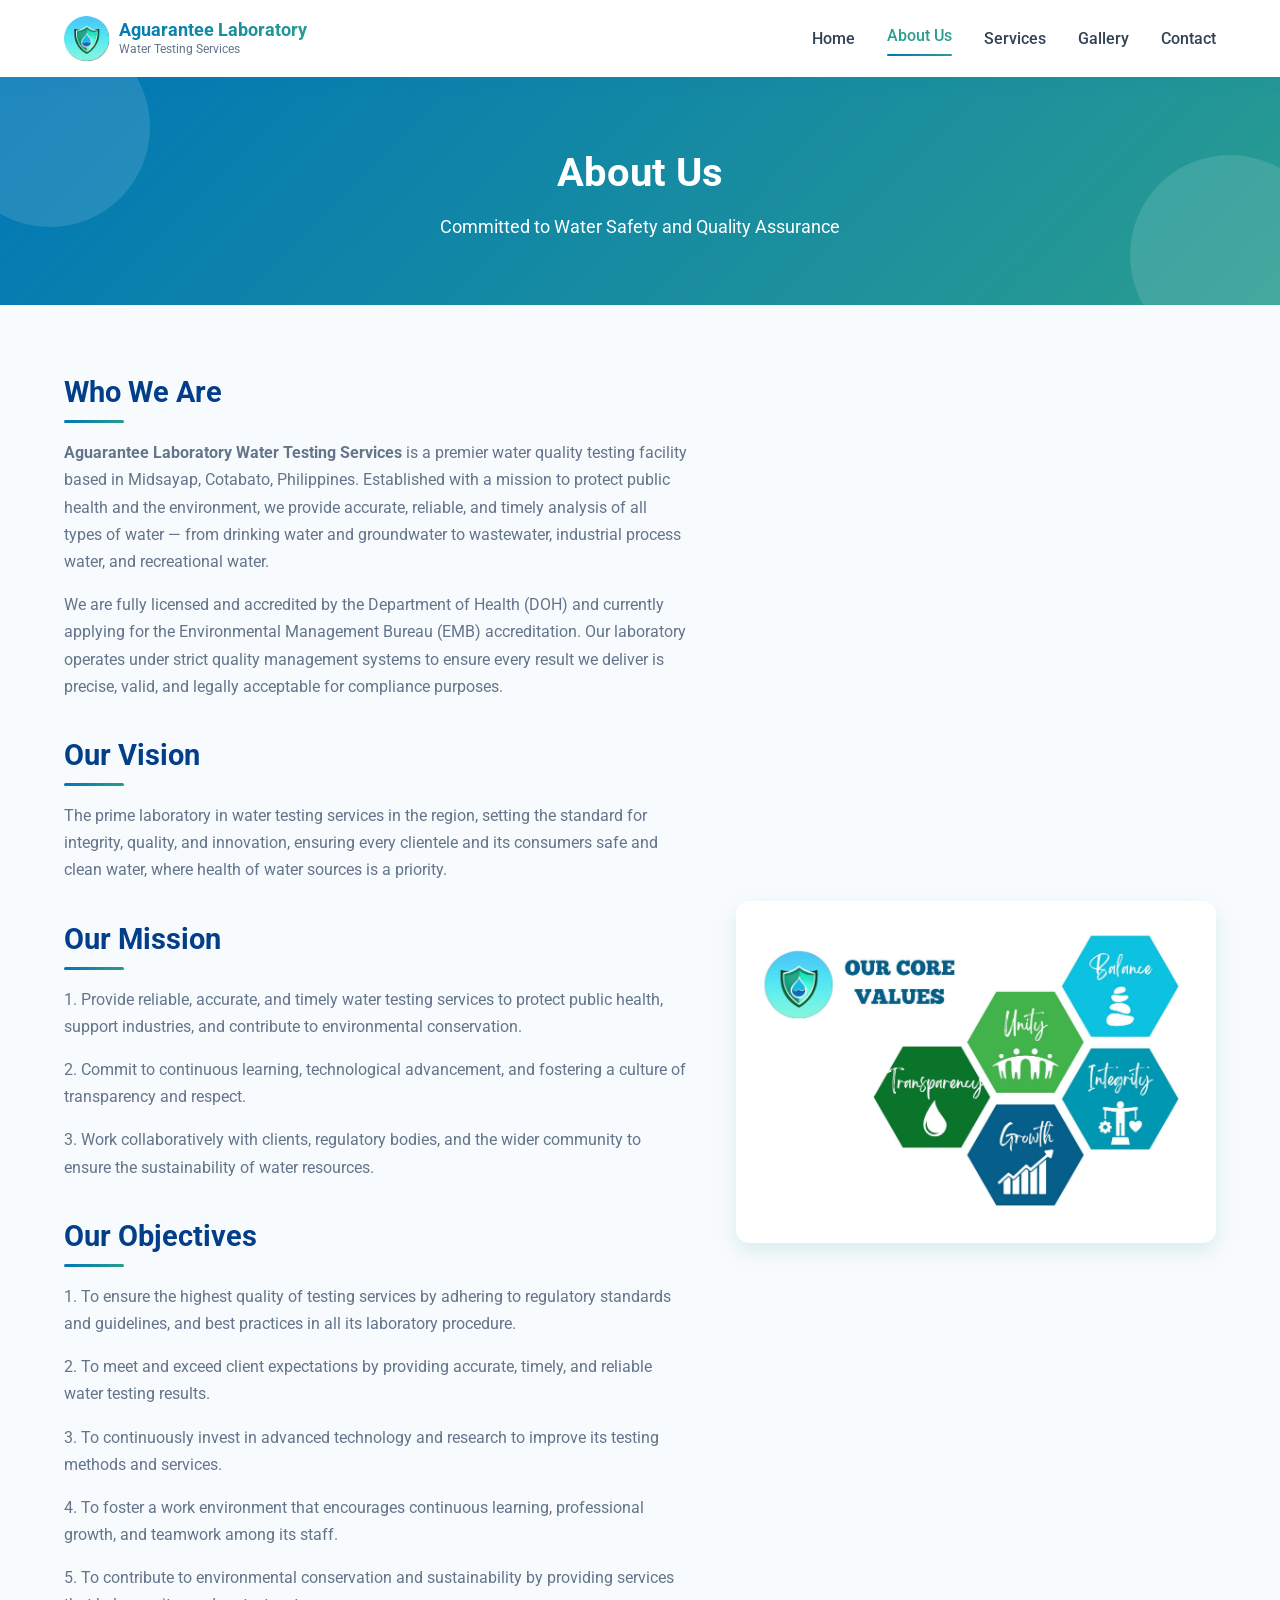
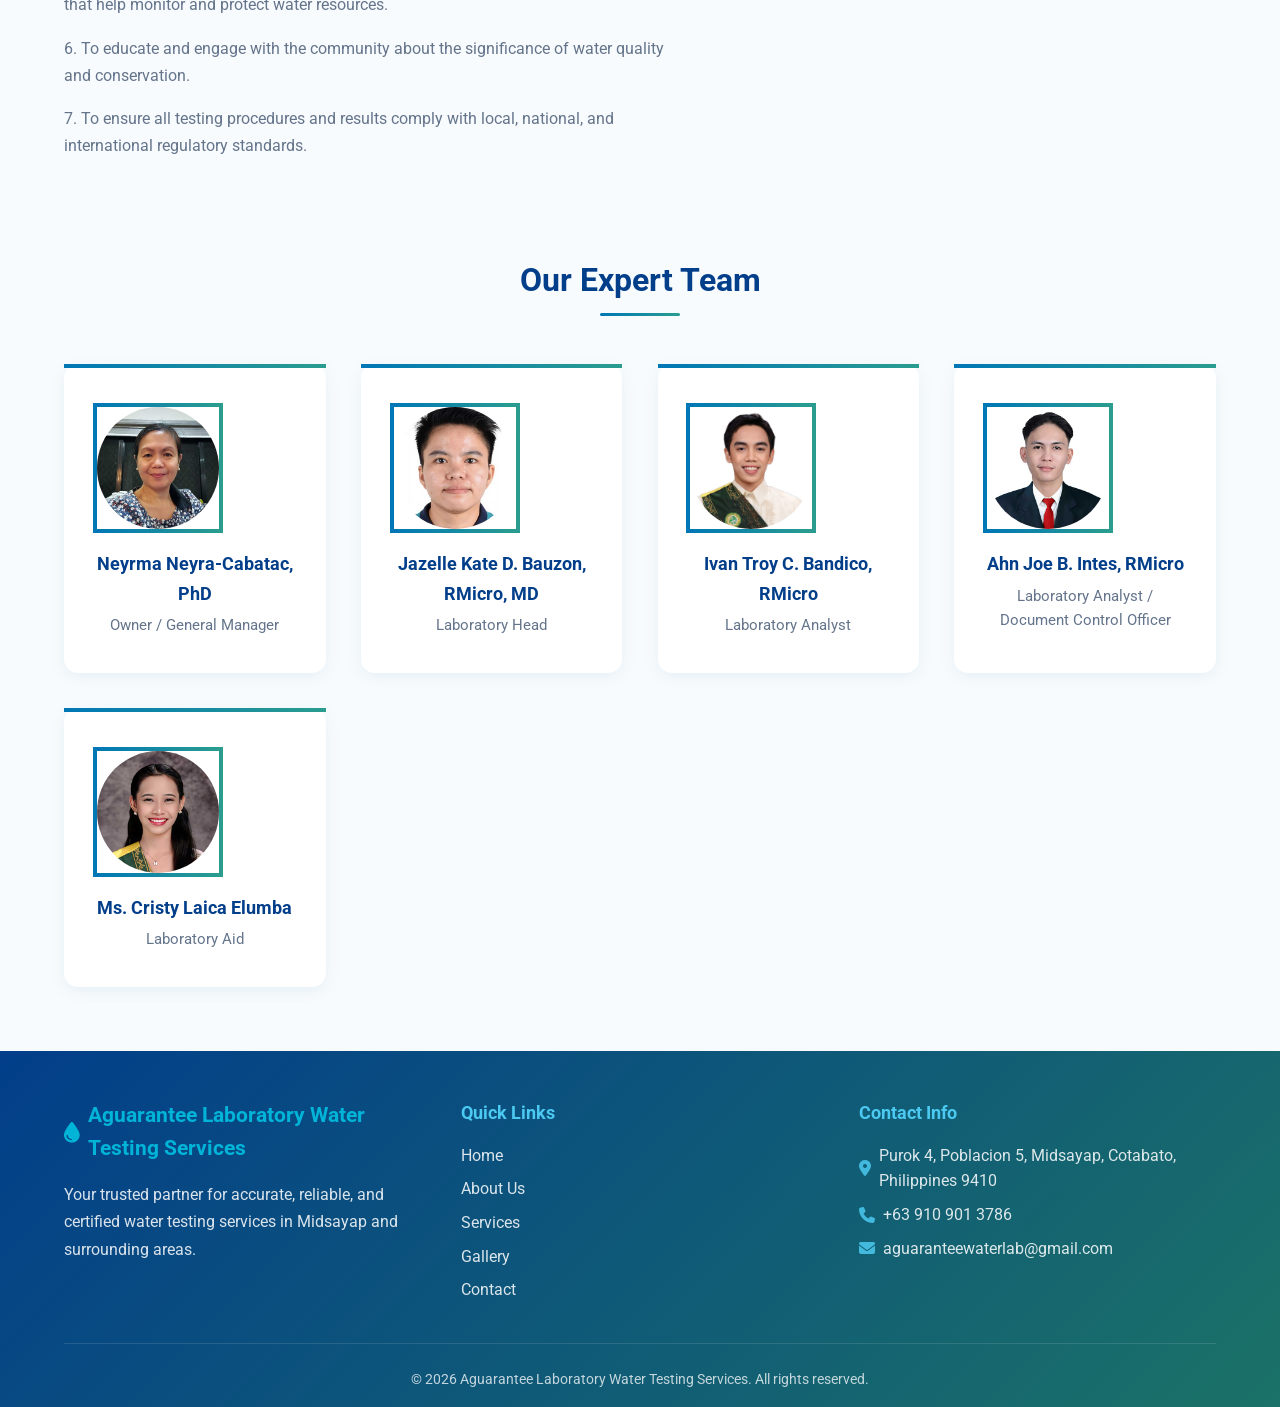
<file: about.html>
<!DOCTYPE html>
<html lang="en">
<head>
    <meta charset="UTF-8">
    <meta name="viewport" content="width=device-width, initial-scale=1.0">
    <title>About Us | Aguarantee Laboratory</title>
    <link rel="stylesheet" href="style.css">
    <link href="https://fonts.googleapis.com/css2?family=Roboto:wght@300;400;500;700&display=swap" rel="stylesheet">
    <link rel="stylesheet" href="https://cdnjs.cloudflare.com/ajax/libs/font-awesome/6.4.0/css/all.min.css">
    <style>
        /* ===== GLOBAL VARIABLES - BLUE + GREEN THEME ===== */
        :root {
            --primary-blue: #0077B6;
            --light-blue: #00B4D8;
            --dark-blue: #023E8A;
            --green: #2A9D8F;
            --light-green: #4CC9F0;
            --pale-green: #E6F9F5;
            --white: #ffffff;
            --light-gray: #f8fbfd;
            --gray: #64748b;
            --dark-gray: #334155;
            --shadow: 0 4px 15px rgba(0, 119, 182, 0.08);
            --shadow-hover: 0 8px 20px rgba(42, 157, 143, 0.15);
        }

        /* ===== GLOBAL RESET ===== */
        * {
            margin: 0;
            padding: 0;
            box-sizing: border-box;
        }
        body {
            font-family: 'Roboto', sans-serif;
            color: var(--dark-gray);
            line-height: 1.6;
            background-color: var(--light-gray);
        }
        .container {
            width: 90%;
            max-width: 1200px;
            margin: 0 auto;
        }
        a { text-decoration: none; color: inherit; }
        ul { list-style: none; }
        img { max-width: 100%; height: auto; display: block; }

        /* ===== NAVBAR ===== */
        .navbar {
            background: var(--white);
            box-shadow: var(--shadow);
            position: sticky;
            top: 0;
            z-index: 999;
            padding: 1rem 0;
        }
        .navbar .container {
            display: flex;
            justify-content: space-between;
            align-items: center;
        }

        /* ✅ LOGO: PERFECT SIDE-BY-SIDE LAYOUT */
        .logo a {
            display: flex;
            align-items: center;
            gap: 10px;
            text-decoration: none;
        }
        .logo-img {
            height: 45px !important;
            width: auto !important;
            max-width: 110px !important;
            object-fit: contain !important;
            background: transparent !important;
            mix-blend-mode: multiply !important;
            display: block !important;
        }
        .logo-text {
            display: flex;
            flex-direction: column;
            line-height: 1.2;
        }
        .logo-text h1 {
            font-size: 1.1rem;
            font-weight: 700;
            background: linear-gradient(135deg, var(--primary-blue), var(--green));
            -webkit-background-clip: text;
            -webkit-text-fill-color: transparent;
            background-clip: text;
            margin: 0;
            white-space: nowrap;
        }
        .logo-text p {
            font-size: 0.78rem;
            color: var(--gray);
            margin: 0;
            white-space: nowrap;
        }

        .nav-links {
            display: flex;
            gap: 2rem;
            align-items: center;
        }
        .nav-links a {
            font-weight: 500;
            padding: 0.5rem 0;
            position: relative;
            transition: color 0.3s ease;
            color: var(--dark-gray);
        }
        .nav-links a:hover,
        .nav-links a.active {
            color: var(--green);
        }
        .nav-links a::after {
            content: '';
            position: absolute;
            bottom: 0;
            left: 0;
            width: 0%;
            height: 2px;
            background: linear-gradient(to right, var(--primary-blue), var(--green));
            transition: width 0.3s ease;
        }
        .nav-links a:hover::after,
        .nav-links a.active::after {
            width: 100%;
        }
        .menu-toggle {
            display: none;
            font-size: 1.5rem;
            color: var(--primary-blue);
            cursor: pointer;
        }

        /* ===== PAGE HEADER ===== */
        .page-header {
            background: linear-gradient(135deg, var(--primary-blue), var(--green));
            color: var(--white);
            padding: 4rem 0;
            text-align: center;
        }
        .page-header h1 {
            font-size: 2.5rem;
            margin-bottom: 0.5rem;
            font-weight: 700;
        }
        .page-header p {
            font-size: 1.1rem;
            opacity: 0.95;
            max-width: 700px;
            margin: 0 auto;
        }

        /* ===== ABOUT CONTENT ===== */
        .about-content {
            padding: 4rem 0;
            background: var(--light-gray);
        }
        .about-grid {
            display: grid;
            grid-template-columns: 1.3fr 1fr;
            gap: 3rem;
            align-items: center;
            margin-bottom: 5rem;
        }
        .about-text h2 {
            font-size: 1.8rem;
            color: var(--dark-blue);
            margin: 2rem 0 1rem;
            position: relative;
            padding-bottom: 0.5rem;
        }
        .about-text h2:first-child {
            margin-top: 0;
        }
        .about-text h2::after {
            content: '';
            position: absolute;
            bottom: 0;
            left: 0;
            width: 60px;
            height: 3px;
            background: linear-gradient(to right, var(--primary-blue), var(--green));
            border-radius: 2px;
        }
        .about-text p {
            color: var(--gray);
            margin-bottom: 1rem;
            line-height: 1.7;
            font-size: 1rem;
        }
        .about-image img {
            width: 100%;
            border-radius: 14px;
            box-shadow: var(--shadow-hover);
            border: 4px solid var(--white);
        }

        /* ===== TEAM SECTION ===== */
        .section-title {
            text-align: center;
            font-size: 2rem;
            color: var(--dark-blue);
            margin-bottom: 3rem;
            position: relative;
            padding-bottom: 0.6rem;
        }
        .section-title::after {
            content: '';
            position: absolute;
            bottom: 0;
            left: 50%;
            transform: translateX(-50%);
            width: 80px;
            height: 3px;
            background: linear-gradient(to right, var(--primary-blue), var(--green));
            border-radius: 2px;
        }
        .team-grid {
            display: grid;
            grid-template-columns: repeat(auto-fit, minmax(240px, 1fr));
            gap: 2.2rem;
        }
        .team-member {
            background: var(--white);
            padding: 2.2rem 1.8rem;
            border-radius: 14px;
            text-align: center;
            box-shadow: var(--shadow);
            border-top: 4px solid;
            border-image: linear-gradient(to right, var(--primary-blue), var(--green)) 1;
            transition: all 0.3s ease;
        }
        .team-member:hover {
            transform: translateY(-6px);
            box-shadow: var(--shadow-hover);
        }
        .team-member img {
            width: 130px;
            height: 130px;
            border-radius: 50%;
            object-fit: cover;
            border: 4px solid;
            border-image: linear-gradient(to right, var(--primary-blue), var(--green)) 1;
            margin-bottom: 1rem;
        }
        .team-member h3 {
            color: var(--dark-blue);
            font-size: 1.15rem;
            margin-bottom: 0.3rem;
        }
        .team-member p {
            color: var(--gray);
            font-size: 0.95rem;
        }
        .mt-5 {
            margin-top: 3rem;
        }

        /* ===== FOOTER ===== */
        .footer {
            background: linear-gradient(135deg, var(--dark-blue), #1b7267);
            color: var(--white);
            padding: 3rem 0 1rem;
        }
        .footer-grid {
            display: grid;
            grid-template-columns: repeat(auto-fit, minmax(260px, 1fr));
            gap: 2.5rem;
            margin-bottom: 2rem;
        }
        .footer-about h3 {
            font-size: 1.3rem;
            margin-bottom: 1rem;
            color: var(--light-blue);
            display: flex;
            align-items: center;
            gap: 0.5rem;
        }
        .footer-about p {
            opacity: 0.85;
            line-height: 1.7;
        }
        .footer-links h4, .footer-contact h4 {
            font-size: 1.1rem;
            margin-bottom: 1rem;
            color: var(--light-green);
        }
        .footer-links ul li {
            margin-bottom: 0.5rem;
        }
        .footer-links a {
            opacity: 0.85;
            transition: all 0.3s ease;
        }
        .footer-links a:hover {
            opacity: 1;
            color: var(--light-green);
            padding-left: 5px;
        }
        .footer-contact p {
            display: flex;
            align-items: center;
            gap: 0.5rem;
            opacity: 0.85;
            margin-bottom: 0.5rem;
        }
        .footer-contact i {
            color: var(--light-green);
        }
        .copyright {
            text-align: center;
            padding-top: 1.5rem;
            border-top: 1px solid rgba(255,255,255,0.15);
            opacity: 0.75;
            font-size: 0.9rem;
        }

        /* ===== RESPONSIVE ===== */
        @media (max-width: 992px) {
            .about-grid {
                grid-template-columns: 1fr;
                gap: 2rem;
            }
        }
        @media (max-width: 768px) {
            .nav-links {
                position: absolute;
                top: 70px;
                left: 0;
                right: 0;
                background: var(--white);
                flex-direction: column;
                gap: 1rem;
                padding: 1.5rem 0;
                box-shadow: var(--shadow);
                display: none;
            }
            .nav-links.active { display: flex; }
            .menu-toggle { display: block; }
            .page-header h1 { font-size: 1.8rem; }
        }
    </style>
</head>
<body>
    <!-- Navigation -->
    <nav class="navbar">
        <div class="container">
            <!-- ✅ LOGO: IMAGE + TEXT SIDE-BY-SIDE | PERFECT -->
            <div class="logo">
                <a href="index.html">
                    <img 
                        src="images/logo.png" 
                        alt="Aguarantee Laboratory" 
                        class="logo-img"
                    >
                    <div class="logo-text">
                        <h1>Aguarantee Laboratory</h1>
                        <p>Water Testing Services</p>
                    </div>
                </a>
            </div>

            <ul class="nav-links">
                <li><a href="index.html">Home</a></li>
                <li><a href="about.html" class="active">About Us</a></li>
                <li><a href="services.html">Services</a></li>
                <li><a href="gallery.html">Gallery</a></li>
                <li><a href="contact.html">Contact</a></li>
            </ul>

            <div class="menu-toggle" id="mobile-menu">
                <i class="fas fa-bars"></i>
            </div>
        </div>
    </nav>

    <!-- Page Header -->
    <section class="page-header">
        <div class="container">
            <h1>About Us</h1>
            <p>Committed to Water Safety and Quality Assurance</p>
        </div>
    </section>

    <!-- About Content -->
    <section class="about-content">
        <div class="container">
            <div class="about-grid">
                <div class="about-text">
                    <h2>Who We Are</h2>
                    <p><strong>Aguarantee Laboratory Water Testing Services</strong> is a premier water quality testing facility based in Midsayap, Cotabato, Philippines. Established with a mission to protect public health and the environment, we provide accurate, reliable, and timely analysis of all types of water — from drinking water and groundwater to wastewater, industrial process water, and recreational water.</p>
                    
                    <p>We are fully licensed and accredited by the Department of Health (DOH) and currently applying for the Environmental Management Bureau (EMB) accreditation. Our laboratory operates under strict quality management systems to ensure every result we deliver is precise, valid, and legally acceptable for compliance purposes.</p>

                    <h2>Our Vision</h2>
                    <p>The prime laboratory in water testing services in the region, setting the standard for integrity, quality, and innovation, ensuring every clientele and its consumers safe and clean water, where health of water sources is a priority.</p>                    
                    
                    <h2>Our Mission</h2>
                    <p>1. Provide reliable, accurate, and timely water testing services to protect public health, support industries, and contribute to environmental conservation.</p>
                    
                    <p>2. Commit to continuous learning, technological advancement, and fostering a culture of transparency and respect.</p>
                        
                    <p>3. Work collaboratively with clients, regulatory bodies, and the wider community to ensure the sustainability of water resources.</p>
                    
                    <h2>Our Objectives</h2>                  
                    <p>1. To ensure the highest quality of testing services by adhering to regulatory standards and guidelines, and best practices in all its laboratory procedure.</p>
                    <p>2. To meet and exceed client expectations by providing accurate, timely, and reliable water testing results.</p>
                    <p>3. To continuously invest in advanced technology and research to improve its testing methods and services.</p>
                    <p>4. To foster a work environment that encourages continuous learning, professional growth, and teamwork among its staff.</p>
                    <p>5. To contribute to environmental conservation and sustainability by providing services that help monitor and protect water resources.</p>
                    <p>6. To educate and engage with the community about the significance of water quality and conservation.</p>
                    <p>7. To ensure all testing procedures and results comply with local, national, and international regulatory standards.</p>                 
                </div>
                <div class="about-image">
                    <img src="images/core values.jpg" alt="Our Core Values" loading="lazy">
                </div>
            </div>

            <div class="team-section mt-5">
                <h2 class="section-title">Our Expert Team</h2>
                <div class="team-grid">
                    <div class="team-member">
                        <img src="images/Neyrma Neyra-Cabatac.jpg" alt="Neyrma Neyra-Cabatac, PhD" loading="lazy">
                        <h3>Neyrma Neyra-Cabatac, PhD</h3>
                        <p>Owner / General Manager</p>
                    </div>
                    <div class="team-member">
                        <img src="images/Jazelle Kate Bauzon.jpg" alt="Jazelle Kate D. Bauzon, RMicro, MD" loading="lazy">
                        <h3>Jazelle Kate D. Bauzon, RMicro, MD</h3>
                        <p>Laboratory Head</p>
                    </div>
                    <div class="team-member">
                        <img src="images/Ivan Troy Bandico.jpg" alt="Ivan Troy Bandico" loading="lazy">
                        <h3>Ivan Troy C. Bandico, RMicro</h3>
                        <p>Laboratory Analyst</p>
                    </div>
                    <div class="team-member">
                        <img src="images/Ahn Joe Intes.jpg" alt="Ahn Joe B. Intes, RMicro" loading="lazy">
                        <h3>Ahn Joe B. Intes, RMicro</h3>
                        <p>Laboratory Analyst / Document Control Officer</p>
                    </div>
                    <div class="team-member">
                        <img src="images/Cristy Laica Elumba.jpg" alt="Ms. Cristy Laica Elumba" loading="lazy">
                        <h3>Ms. Cristy Laica Elumba</h3>
                        <p>Laboratory Aid</p>
                    </div>
                </div>
            </div>
        </div>
    </section>

   <!-- Footer -->
    <footer class="footer">
        <div class="container">
            <div class="footer-grid">
                <div class="footer-about">
                    <h3><i class="fas fa-tint"></i> Aguarantee Laboratory Water Testing Services</h3>
                    <p>Your trusted partner for accurate, reliable, and certified water testing services in Midsayap and surrounding areas.</p>
                </div>
                <div class="footer-links">
                    <h4>Quick Links</h4>
                    <ul>
                        <li><a href="index.html">Home</a></li>
                        <li><a href="about.html" class="active">About Us</a></li>
                        <li><a href="services.html">Services</a></li>
                        <li><a href="gallery.html">Gallery</a></li>
                        <li><a href="contact.html">Contact</a></li>
                    </ul>
                </div>
                <div class="footer-contact">
                    <h4>Contact Info</h4>
                    <p><i class="fas fa-map-marker-alt"></i> Purok 4, Poblacion 5, Midsayap, Cotabato, Philippines 9410</p>
                    <p><i class="fas fa-phone"></i> +63 910 901 3786</p>
                    <p><i class="fas fa-envelope"></i> aguaranteewaterlab@gmail.com</p>
                </div>
            </div>
            <div class="copyright">
                <p>&copy; 2026 Aguarantee Laboratory Water Testing Services. All rights reserved.</p>
            </div>
        </div>
    </footer>

    <script src="script.js"></script>
</body>
</html>
</file>
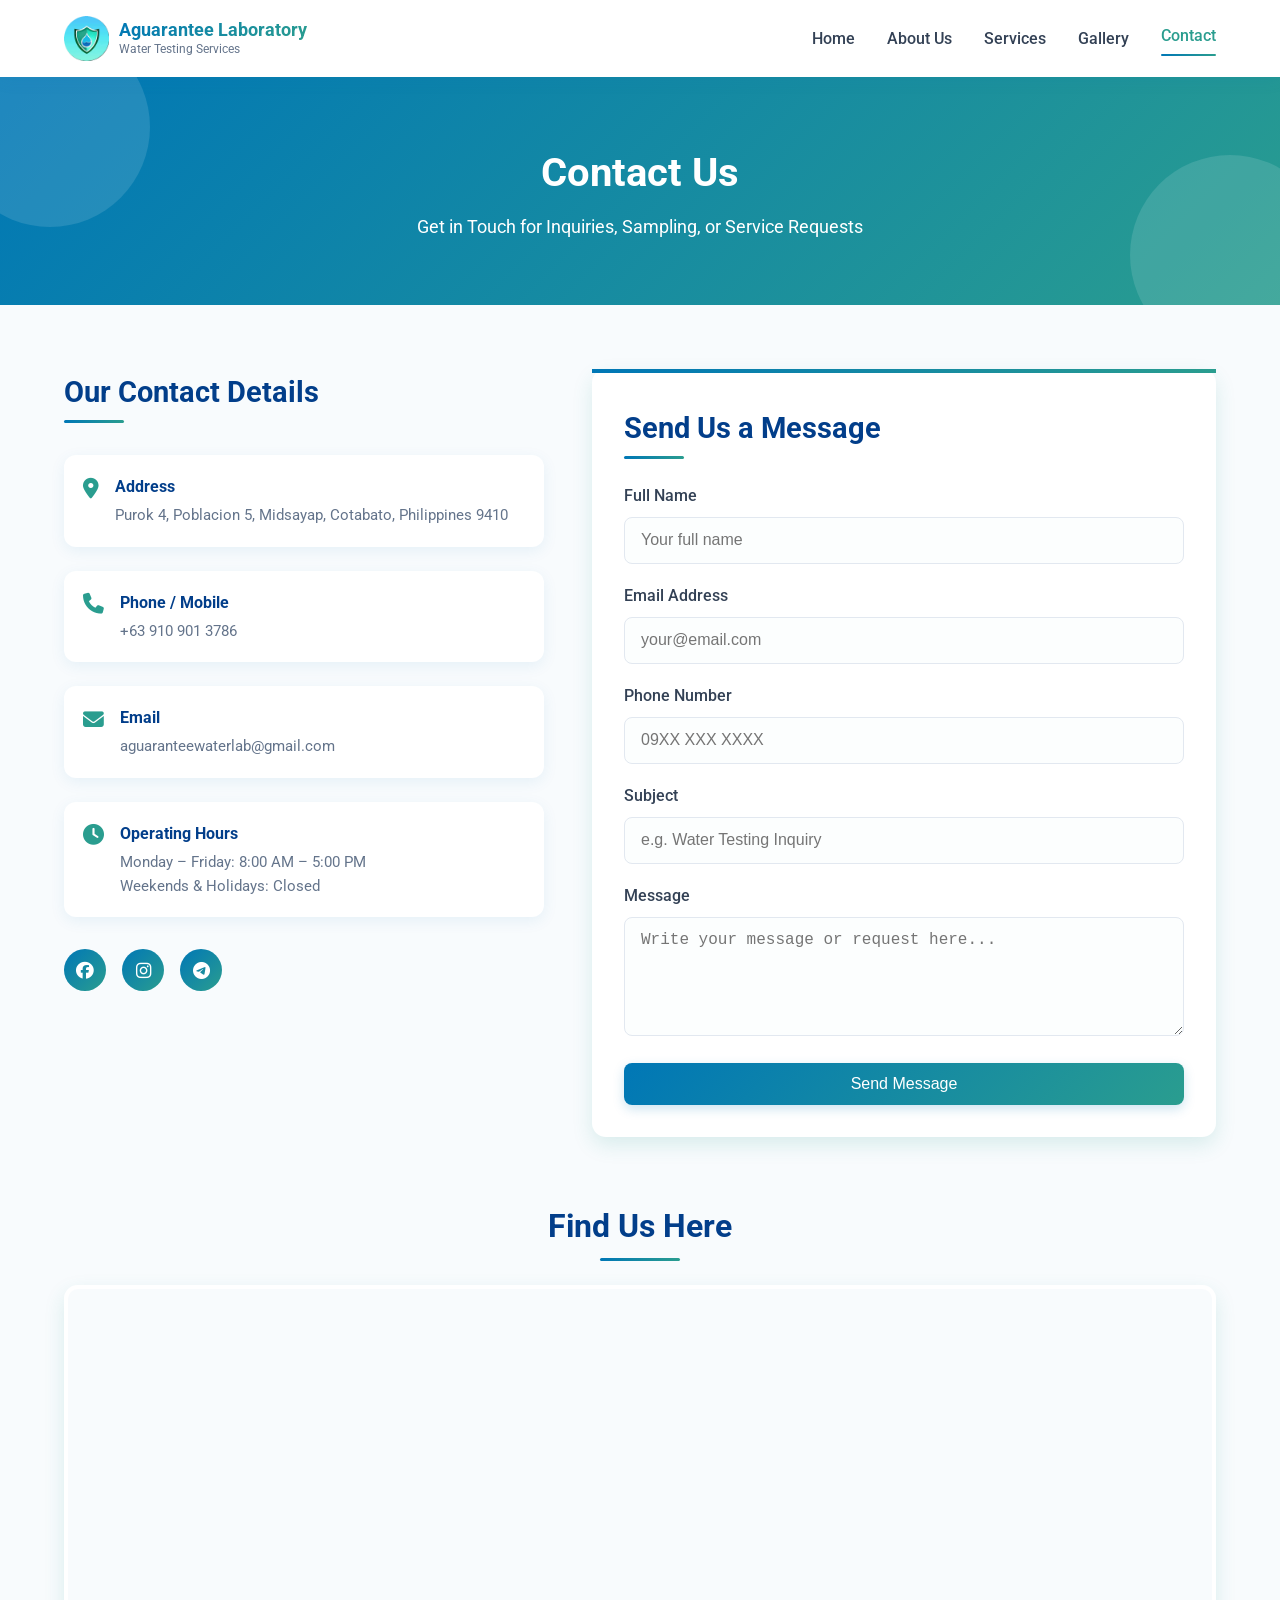
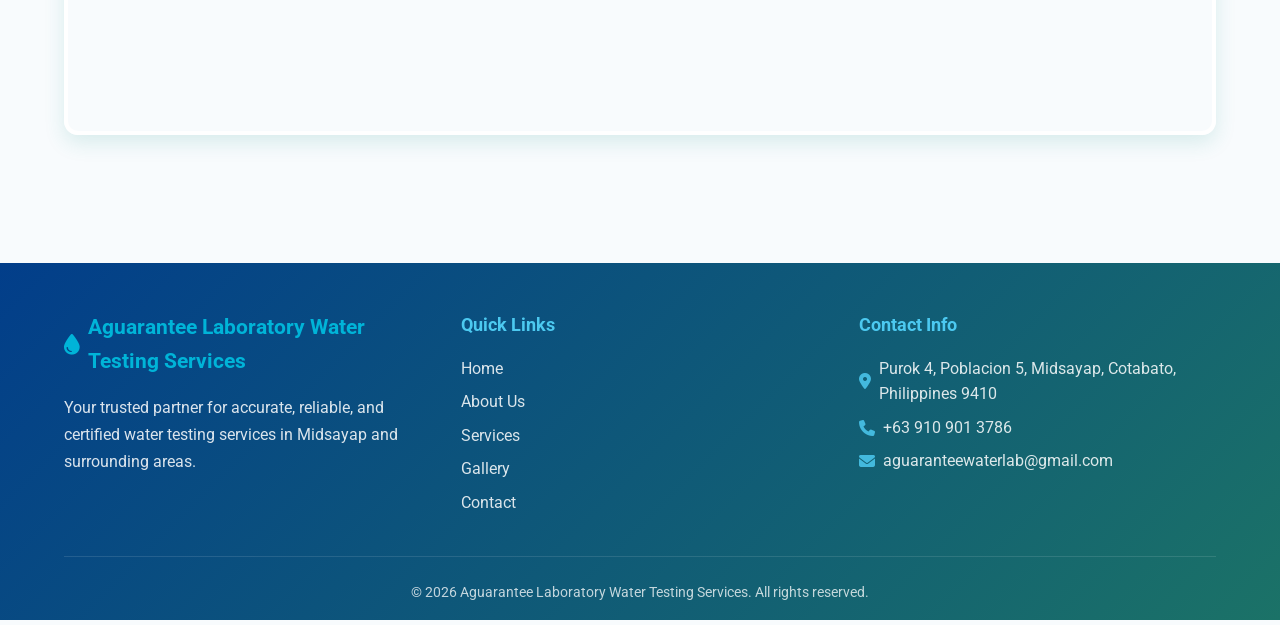
<file: contact.html>
<!DOCTYPE html>
<html lang="en">
<head>
    <meta charset="UTF-8">
    <meta name="viewport" content="width=device-width, initial-scale=1.0">
    <title>Contact Us | Aguarantee Laboratory</title>
    <link rel="stylesheet" href="style.css">
    <link href="https://fonts.googleapis.com/css2?family=Roboto:wght@300;400;500;700&display=swap" rel="stylesheet">
    <link rel="stylesheet" href="https://cdnjs.cloudflare.com/ajax/libs/font-awesome/6.4.0/css/all.min.css">
    <style>
        /* ===== GLOBAL VARIABLES - BLUE + GREEN THEME ===== */
        :root {
            --primary-blue: #0077B6;
            --light-blue: #00B4D8;
            --dark-blue: #023E8A;
            --green: #2A9D8F;
            --light-green: #4CC9F0;
            --pale-green: #E6F9F5;
            --white: #ffffff;
            --light-gray: #f8fbfd;
            --gray: #64748b;
            --dark-gray: #334155;
            --shadow: 0 4px 15px rgba(0, 119, 182, 0.08);
            --shadow-hover: 0 8px 20px rgba(42, 157, 143, 0.15);
        }

        /* ===== GLOBAL RESET ===== */
        * {
            margin: 0;
            padding: 0;
            box-sizing: border-box;
        }
        body {
            font-family: 'Roboto', sans-serif;
            color: var(--dark-gray);
            line-height: 1.6;
            background-color: var(--light-gray);
        }
        .container {
            width: 90%;
            max-width: 1200px;
            margin: 0 auto;
        }
        a { text-decoration: none; color: inherit; }
        ul { list-style: none; }
        img { max-width: 100%; height: auto; display: block; }

        /* ===== BUTTONS ===== */
        .btn {
            display: inline-block;
            padding: 12px 28px;
            border-radius: 8px;
            font-weight: 500;
            text-align: center;
            transition: all 0.3s ease;
            border: none;
            cursor: pointer;
            font-size: 1rem;
        }
        .btn-primary {
            background: linear-gradient(135deg, var(--primary-blue), var(--green));
            color: var(--white);
            box-shadow: 0 4px 12px rgba(0, 119, 182, 0.2);
        }
        .btn-primary:hover {
            transform: translateY(-3px);
            box-shadow: 0 6px 18px rgba(0, 119, 182, 0.25);
        }
        .w-100 { width: 100%; }

        /* ===== NAVBAR ===== */
        .navbar {
            background: var(--white);
            box-shadow: var(--shadow);
            position: sticky;
            top: 0;
            z-index: 999;
            padding: 1rem 0;
        }
        .navbar .container {
            display: flex;
            justify-content: space-between;
            align-items: center;
        }

        /* ✅ LOGO: PERFECT SIDE-BY-SIDE LAYOUT */
        .logo a {
            display: flex;
            align-items: center;
            gap: 10px;
            text-decoration: none;
        }
        .logo-img {
            height: 45px !important;
            width: auto !important;
            max-width: 110px !important;
            object-fit: contain !important;
            background: transparent !important;
            mix-blend-mode: multiply !important;
            display: block !important;
        }
        .logo-text {
            display: flex;
            flex-direction: column;
            line-height: 1.2;
        }
        .logo-text h1 {
            font-size: 1.1rem;
            font-weight: 700;
            background: linear-gradient(135deg, var(--primary-blue), var(--green));
            -webkit-background-clip: text;
            -webkit-text-fill-color: transparent;
            background-clip: text;
            margin: 0;
            white-space: nowrap;
        }
        .logo-text p {
            font-size: 0.78rem;
            color: var(--gray);
            margin: 0;
            white-space: nowrap;
        }

        .nav-links {
            display: flex;
            gap: 2rem;
            align-items: center;
        }
        .nav-links a {
            font-weight: 500;
            padding: 0.5rem 0;
            position: relative;
            transition: color 0.3s ease;
            color: var(--dark-gray);
        }
        .nav-links a:hover,
        .nav-links a.active {
            color: var(--green);
        }
        .nav-links a::after {
            content: '';
            position: absolute;
            bottom: 0;
            left: 0;
            width: 0%;
            height: 2px;
            background: linear-gradient(to right, var(--primary-blue), var(--green));
            transition: width 0.3s ease;
        }
        .nav-links a:hover::after,
        .nav-links a.active::after {
            width: 100%;
        }
        .menu-toggle {
            display: none;
            font-size: 1.5rem;
            color: var(--primary-blue);
            cursor: pointer;
        }

        /* ===== PAGE HEADER ===== */
        .page-header {
            background: linear-gradient(135deg, var(--primary-blue), var(--green));
            color: var(--white);
            padding: 4rem 0;
            text-align: center;
        }
        .page-header h1 {
            font-size: 2.5rem;
            margin-bottom: 0.5rem;
            font-weight: 700;
        }
        .page-header p {
            font-size: 1.1rem;
            opacity: 0.95;
            max-width: 700px;
            margin: 0 auto;
        }

        /* ===== CONTACT SECTION ===== */
        .contact-content {
            padding: 4rem 0;
            background: var(--light-gray);
        }
        .contact-grid {
            display: grid;
            grid-template-columns: 1fr 1.3fr;
            gap: 3rem;
            align-items: start;
        }

        /* Contact Info */
        .contact-info h2 {
            font-size: 1.8rem;
            color: var(--dark-blue);
            margin-bottom: 2rem;
            position: relative;
            padding-bottom: 0.5rem;
        }
        .contact-info h2::after {
            content: '';
            position: absolute;
            bottom: 0;
            left: 0;
            width: 60px;
            height: 3px;
            background: linear-gradient(to right, var(--primary-blue), var(--green));
            border-radius: 2px;
        }
        .info-item {
            display: flex;
            align-items: flex-start;
            gap: 1rem;
            margin-bottom: 1.5rem;
            padding: 1.2rem;
            border-radius: 12px;
            background-color: var(--white);
            box-shadow: var(--shadow);
            transition: all 0.3s ease;
        }
        .info-item:hover {
            transform: translateX(5px);
            box-shadow: var(--shadow-hover);
        }
        .info-item i {
            font-size: 1.3rem;
            color: var(--green);
            margin-top: 0.2rem;
        }
        .info-item h4 {
            font-size: 1rem;
            color: var(--dark-blue);
            margin-bottom: 0.2rem;
        }
        .info-item p {
            color: var(--gray);
            font-size: 0.95rem;
        }
        .social-links {
            display: flex;
            gap: 1rem;
            margin-top: 2rem;
        }
        .social-links a {
            display: flex;
            align-items: center;
            justify-content: center;
            width: 42px;
            height: 42px;
            border-radius: 50%;
            background: linear-gradient(135deg, var(--primary-blue), var(--green));
            color: var(--white);
            font-size: 1.1rem;
            transition: all 0.3s ease;
        }
        .social-links a:hover {
            transform: scale(1.1);
            box-shadow: 0 4px 12px rgba(0, 119, 182, 0.25);
        }

        /* Contact Form */
        .contact-form {
            background-color: var(--white);
            padding: 2rem;
            border-radius: 14px;
            box-shadow: var(--shadow-hover);
            border-top: 4px solid;
            border-image: linear-gradient(to right, var(--primary-blue), var(--green)) 1;
        }
        .contact-form h2 {
            font-size: 1.8rem;
            color: var(--dark-blue);
            margin-bottom: 1.5rem;
            position: relative;
            padding-bottom: 0.5rem;
        }
        .contact-form h2::after {
            content: '';
            position: absolute;
            bottom: 0;
            left: 0;
            width: 60px;
            height: 3px;
            background: linear-gradient(to right, var(--primary-blue), var(--green));
            border-radius: 2px;
        }
        .form-group {
            margin-bottom: 1.2rem;
        }
        .form-group label {
            display: block;
            margin-bottom: 0.5rem;
            font-weight: 500;
            color: var(--dark-gray);
        }
        .form-group input,
        .form-group textarea {
            width: 100%;
            padding: 0.85rem 1rem;
            border: 1px solid #e2e8f0;
            border-radius: 8px;
            font-size: 1rem;
            transition: all 0.3s ease;
            background-color: #fcfefe;
        }
        .form-group input:focus,
        .form-group textarea:focus {
            outline: none;
            border-color: var(--light-blue);
            box-shadow: 0 0 0 3px rgba(0, 180, 216, 0.1);
            background-color: var(--white);
        }

        /* ===== MAP SECTION ===== */
        .map-container {
            margin: 4rem 0;
        }
        .map-container h2 {
            text-align: center;
            font-size: 2rem;
            color: var(--dark-blue);
            margin-bottom: 1.5rem;
            position: relative;
            padding-bottom: 0.6rem;
        }
        .map-container h2::after {
            content: '';
            position: absolute;
            bottom: 0;
            left: 50%;
            transform: translateX(-50%);
            width: 80px;
            height: 3px;
            background: linear-gradient(to right, var(--primary-blue), var(--green));
            border-radius: 2px;
        }
        .map-wrapper {
            border-radius: 14px;
            overflow: hidden;
            box-shadow: var(--shadow-hover);
            height: 450px;
            border: 4px solid var(--white);
        }
        .map-wrapper iframe {
            width: 100%;
            height: 100%;
            border: 0;
        }

        /* ===== FOOTER ===== */
        .footer {
            background: linear-gradient(135deg, var(--dark-blue), #1b7267);
            color: var(--white);
            padding: 3rem 0 1rem;
        }
        .footer-grid {
            display: grid;
            grid-template-columns: repeat(auto-fit, minmax(260px, 1fr));
            gap: 2.5rem;
            margin-bottom: 2rem;
        }
        .footer-about h3 {
            font-size: 1.3rem;
            margin-bottom: 1rem;
            color: var(--light-blue);
            display: flex;
            align-items: center;
            gap: 0.5rem;
        }
        .footer-about p {
            opacity: 0.85;
            line-height: 1.7;
        }
        .footer-links h4, .footer-contact h4 {
            font-size: 1.1rem;
            margin-bottom: 1rem;
            color: var(--light-green);
        }
        .footer-links ul li {
            margin-bottom: 0.5rem;
        }
        .footer-links a {
            opacity: 0.85;
            transition: all 0.3s ease;
        }
        .footer-links a:hover {
            opacity: 1;
            color: var(--light-green);
            padding-left: 5px;
        }
        .footer-contact p {
            display: flex;
            align-items: center;
            gap: 0.5rem;
            opacity: 0.85;
            margin-bottom: 0.5rem;
        }
        .footer-contact i {
            color: var(--light-green);
        }
        .copyright {
            text-align: center;
            padding-top: 1.5rem;
            border-top: 1px solid rgba(255,255,255,0.15);
            opacity: 0.75;
            font-size: 0.9rem;
        }

        /* ===== RESPONSIVE ===== */
        @media (max-width: 992px) {
            .contact-grid {
                grid-template-columns: 1fr;
            }
        }
        @media (max-width: 768px) {
            .nav-links {
                position: absolute;
                top: 70px;
                left: 0;
                right: 0;
                background: var(--white);
                flex-direction: column;
                gap: 1rem;
                padding: 1.5rem 0;
                box-shadow: var(--shadow);
                display: none;
            }
            .nav-links.active { display: flex; }
            .menu-toggle { display: block; }
            .page-header h1 { font-size: 1.8rem; }
            .map-wrapper { height: 300px; }
        }
    </style>
</head>
<body>
    <!-- Navigation -->
    <nav class="navbar">
        <div class="container">
            <!-- ✅ LOGO: IMAGE + TEXT SIDE-BY-SIDE | PERFECT -->
            <div class="logo">
                <a href="index.html">
                    <img 
                        src="images/logo.png" 
                        alt="Aguarantee Laboratory" 
                        class="logo-img"
                    >
                    <div class="logo-text">
                        <h1>Aguarantee Laboratory</h1>
                        <p>Water Testing Services</p>
                    </div>
                </a>
            </div>

            <ul class="nav-links">
                <li><a href="index.html">Home</a></li>
                <li><a href="about.html">About Us</a></li>
                <li><a href="services.html">Services</a></li>
                <li><a href="gallery.html">Gallery</a></li>
                <li><a href="contact.html" class="active">Contact</a></li>
            </ul>

            <div class="menu-toggle" id="mobile-menu">
                <i class="fas fa-bars"></i>
            </div>
        </div>
    </nav>

    <!-- Page Header -->
    <section class="page-header">
        <div class="container">
            <h1>Contact Us</h1>
            <p>Get in Touch for Inquiries, Sampling, or Service Requests</p>
        </div>
    </section>

    <!-- Contact Content -->
    <section class="contact-content">
        <div class="container">
            <div class="contact-grid">
                <div class="contact-info">
                    <h2>Our Contact Details</h2>
                    <div class="info-item">
                        <i class="fas fa-map-marker-alt"></i>
                        <div>
                            <h4>Address</h4>
                            <p>Purok 4, Poblacion 5, Midsayap, Cotabato, Philippines 9410</p>
                        </div>
                    </div>
                    <div class="info-item">
                        <i class="fas fa-phone"></i>
                        <div>
                            <h4>Phone / Mobile</h4>
                            <p>+63 910 901 3786</p>
                        </div>
                    </div>
                    <div class="info-item">
                        <i class="fas fa-envelope"></i>
                        <div>
                            <h4>Email</h4>
                            <p>aguaranteewaterlab@gmail.com</p>
                        </div>
                    </div>
                    <div class="info-item">
                        <i class="fas fa-clock"></i>
                        <div>
                            <h4>Operating Hours</h4>
                            <p>Monday – Friday: 8:00 AM – 5:00 PM<br>Weekends & Holidays: Closed</p>
                        </div>
                    </div>

                    <div class="social-links mt-4">
                        <a href="https://www.facebook.com/aguaranteewaterlab" target="_blank"><i class="fab fa-facebook"></i></a>
                        <a href="https://www.instagram.com/aguaranteewaterlaboratory" target="_blank"><i class="fab fa-instagram"></i></a>
                        <a href="https://t.me/aguaranteewaterlaboratory" target="_blank"><i class="fab fa-telegram"></i></a>
                    </div>
                </div>

                <!-- ✅ FORM THAT WORKS ON GITHUB.IO + GMAIL ✅ -->
                <div class="contact-form">
                    <h2>Send Us a Message</h2>

                    <form action="https://formsubmit.co/aguaranteewaterlab@gmail.com" method="POST">
                        <!-- Status Message -->
                        <div id="form-status" style="display:none; padding:12px; border-radius:6px; margin-bottom:15px;"></div>

                        <div class="form-group">
                            <label for="name">Full Name</label>
                            <input type="text" id="name" name="name" required placeholder="Your full name">
                        </div>
                        <div class="form-group">
                            <label for="email">Email Address</label>
                            <input type="email" id="email" name="email" required placeholder="your@email.com">
                        </div>
                        <div class="form-group">
                            <label for="phone">Phone Number</label>
                            <input type="tel" id="phone" name="phone" placeholder="09XX XXX XXXX">
                        </div>
                        <div class="form-group">
                            <label for="subject">Subject</label>
                            <input type="text" id="subject" name="subject" required placeholder="e.g. Water Testing Inquiry">
                        </div>
                        <div class="form-group">
                            <label for="message">Message</label>
                            <textarea id="message" name="message" rows="5" required placeholder="Write your message or request here..."></textarea>
                        </div>

                        <!-- 🛡️ Critical settings -->
                        <input type="hidden" name="_subject" value="New Inquiry | Aguarantee Laboratory Water Testing Services">
                        <input type="hidden" name="_captcha" value="false">
                        <input type="hidden" name="_template" value="table">
                        <input type="hidden" name="_next" value="https://ivantportfolio.github.io/aguarantee-laboratory/thank-you.html">

                        <button type="submit" class="btn btn-primary w-100">Send Message</button>
                    </form>

                    <script>
                    const form = document.querySelector('form');
                    const status = document.getElementById('form-status');

                    form.addEventListener('submit', function(e) {
                        e.preventDefault();
                        fetch(form.action, {
                            method: 'POST',
                            body: new FormData(form),
                            headers: { 'Accept': 'application/json' }
                        })
                        .then(response => {
                            status.style.display = 'block';
                            if (response.ok) {
                                status.textContent = "✅ Message sent successfully! We will reply to you soon.";
                                status.style.color = "green";
                                status.style.background = "#e6ffea";
                                form.reset();
                            } else {
                                status.textContent = "❌ Error sending. Please try again or email us directly.";
                                status.style.color = "red";
                                status.style.background = "#ffe6e6";
                            }
                        })
                        .catch(() => {
                            status.textContent = "❌ Network error. Please try again.";
                            status.style.display = "block";
                            status.style.color = "red";
                            status.style.background = "#ffe6e6";
                        });
                    });
                    </script>
                </div>
            </div>

            <!-- ✅ INTERACTIVE GOOGLE MAP ✅ -->
            <div class="map-container">
                <h2 class="section-title">Find Us Here</h2>
                <div class="map-wrapper">
                    <iframe
                        src="https://www.google.com/maps/embed?pb=!1m18!1m12!1m3!1d3118.2334675179864!2d124.53410177371521!3d7.200555014928021!2m3!1f0!2f0!3f0!3m2!1i1024!2i768!4f13.1!3m3!1m2!1s0x32f89d00734982bd%3A0x73d1e2f0e980827c!2sAguarantee%20Laboratory%20Water%20Testing%20Services!5e1!3m2!1sen!2sph!4v1780157551117!5m2!1sen!2sph"
                        width="600" 
                        height="450" 
                        style="border:0;" 
                        allowfullscreen="" 
                        loading="lazy" 
                        referrerpolicy="no-referrer-when-downgrade">
                    </iframe>
                </div>
            </div>
        </div>
    </section>

    <!-- Footer -->
    <footer class="footer">
        <div class="container">
            <div class="footer-grid">
                <div class="footer-about">
                    <h3><i class="fas fa-tint"></i> Aguarantee Laboratory Water Testing Services</h3>
                    <p>Your trusted partner for accurate, reliable, and certified water testing services in Midsayap and surrounding areas.</p>
                </div>
                <div class="footer-links">
                    <h4>Quick Links</h4>
                    <ul>
                        <li><a href="index.html">Home</a></li>
                        <li><a href="about.html">About Us</a></li>
                        <li><a href="services.html">Services</a></li>
                        <li><a href="gallery.html">Gallery</a></li>
                        <li><a href="contact.html" class="active">Contact</a></li>
                    </ul>
                </div>
                <div class="footer-contact">
                    <h4>Contact Info</h4>
                    <p><i class="fas fa-map-marker-alt"></i> Purok 4, Poblacion 5, Midsayap, Cotabato, Philippines 9410</p>
                    <p><i class="fas fa-phone"></i> +63 910 901 3786</p>
                    <p><i class="fas fa-envelope"></i> aguaranteewaterlab@gmail.com</p>
                </div>
            </div>
            <div class="copyright">
                <p>&copy; 2026 Aguarantee Laboratory Water Testing Services. All rights reserved.</p>
            </div>
        </div>
    </footer>

    <script src="script.js"></script>
</body>
</html>
</file>
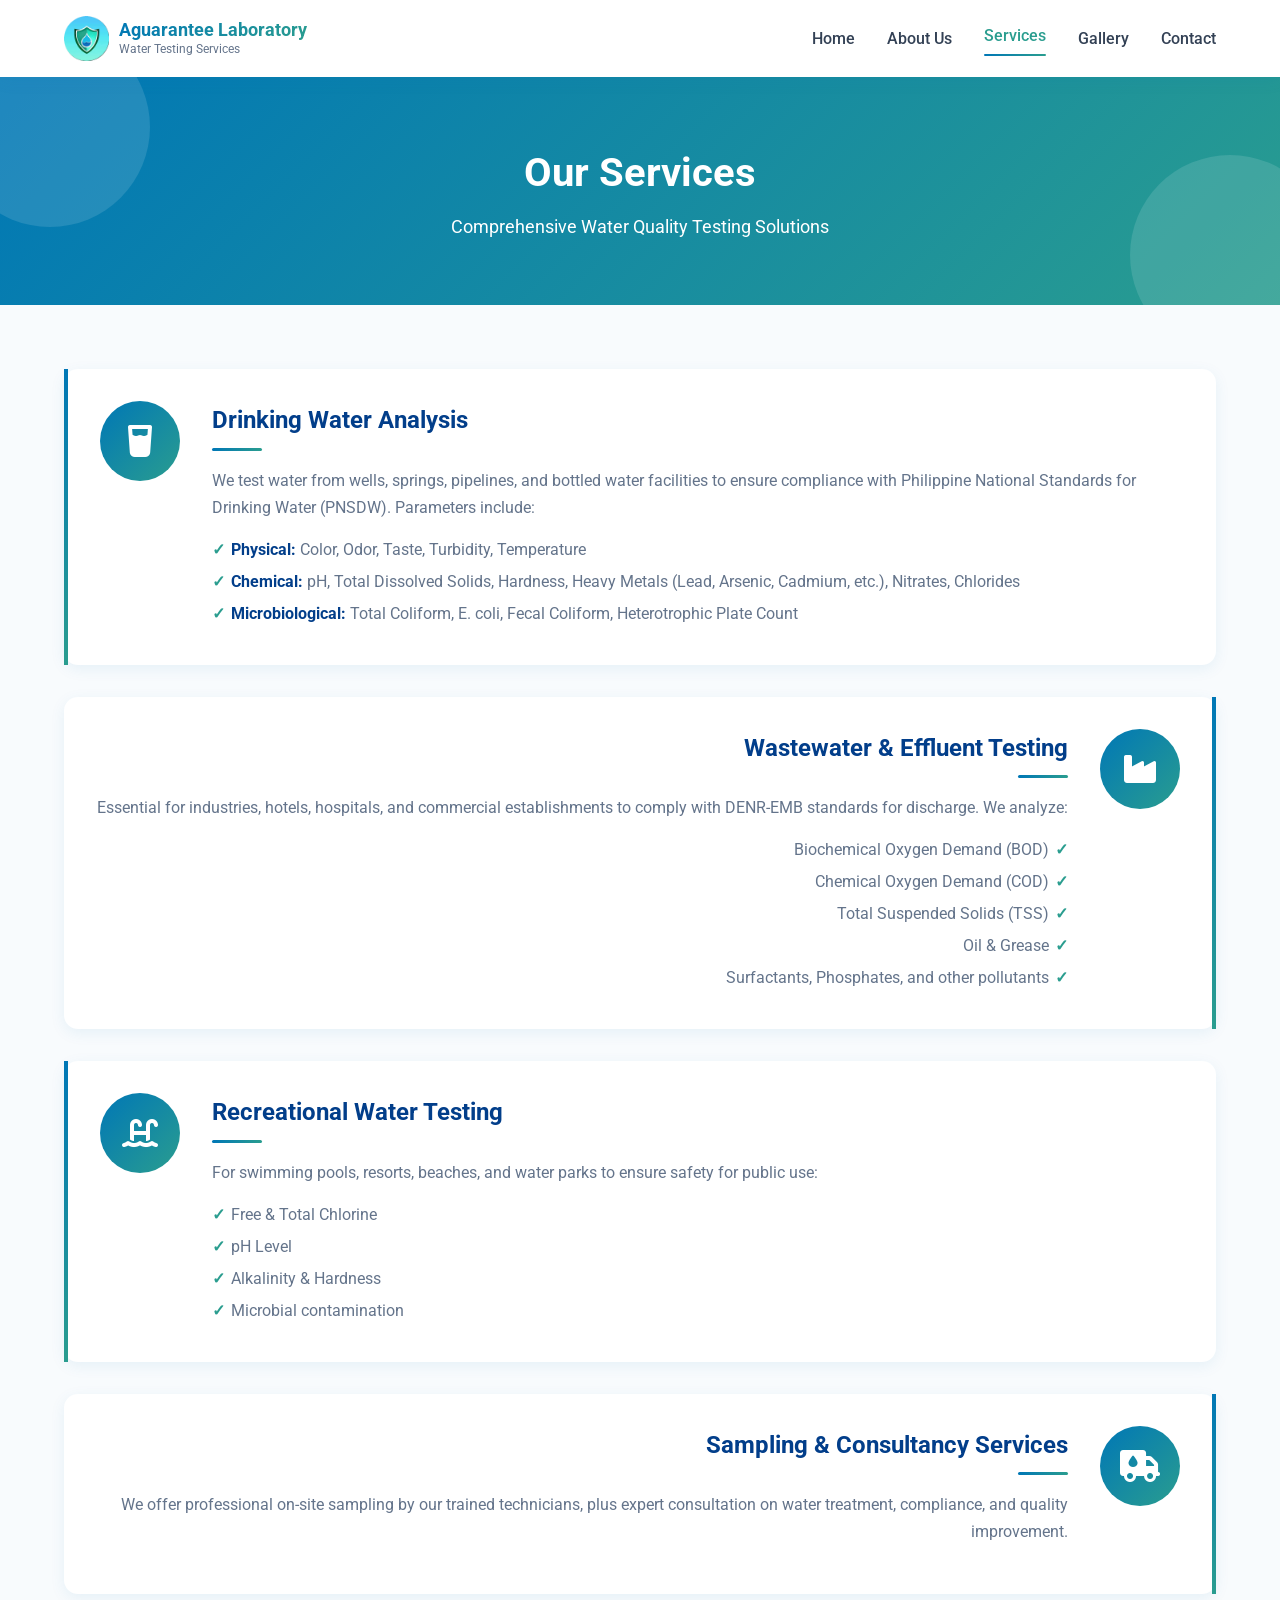
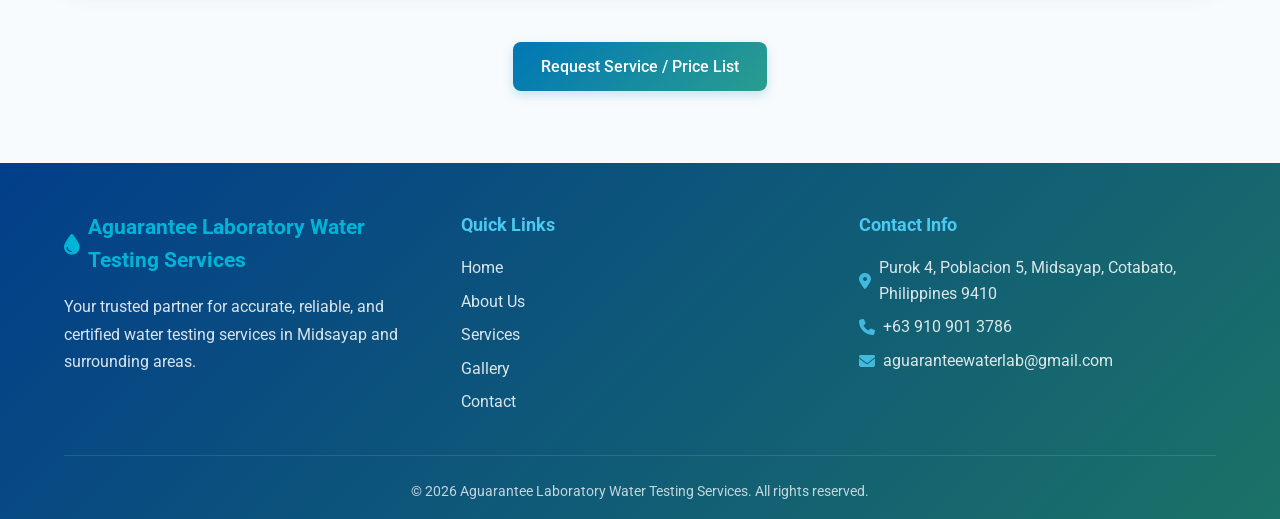
<file: services.html>
<!DOCTYPE html>
<html lang="en">
<head>
    <meta charset="UTF-8">
    <meta name="viewport" content="width=device-width, initial-scale=1.0">
    <title>Our Services | Aguarantee Laboratory</title>
    <link rel="stylesheet" href="style.css">
    <link href="https://fonts.googleapis.com/css2?family=Roboto:wght@300;400;500;700&display=swap" rel="stylesheet">
    <link rel="stylesheet" href="https://cdnjs.cloudflare.com/ajax/libs/font-awesome/6.4.0/css/all.min.css">
    <style>
        /* ===== GLOBAL VARIABLES - BLUE + GREEN THEME ===== */
        :root {
            --primary-blue: #0077B6;
            --light-blue: #00B4D8;
            --dark-blue: #023E8A;
            --green: #2A9D8F;
            --light-green: #4CC9F0;
            --pale-green: #E6F9F5;
            --white: #ffffff;
            --light-gray: #f8fbfd;
            --gray: #64748b;
            --dark-gray: #334155;
            --shadow: 0 4px 15px rgba(0, 119, 182, 0.08);
            --shadow-hover: 0 8px 20px rgba(42, 157, 143, 0.15);
        }

        /* ===== GLOBAL RESET ===== */
        * {
            margin: 0;
            padding: 0;
            box-sizing: border-box;
        }
        body {
            font-family: 'Roboto', sans-serif;
            color: var(--dark-gray);
            line-height: 1.6;
            background-color: var(--light-gray);
        }
        .container {
            width: 90%;
            max-width: 1200px;
            margin: 0 auto;
        }
        a { text-decoration: none; color: inherit; }
        ul { list-style: none; }
        img { max-width: 100%; height: auto; display: block; }

        /* ===== BUTTONS ===== */
        .btn {
            display: inline-block;
            padding: 12px 28px;
            border-radius: 8px;
            font-weight: 500;
            text-align: center;
            transition: all 0.3s ease;
            border: none;
            cursor: pointer;
            font-size: 1rem;
        }
        .btn-primary {
            background: linear-gradient(135deg, var(--primary-blue), var(--green));
            color: var(--white);
            box-shadow: 0 4px 12px rgba(0, 119, 182, 0.2);
        }
        .btn-primary:hover {
            transform: translateY(-3px);
            box-shadow: 0 6px 18px rgba(0, 119, 182, 0.25);
        }
        .text-center { text-align: center; }
        .mt-5 { margin-top: 3rem; }

        /* ===== NAVBAR ===== */
        .navbar {
            background: var(--white);
            box-shadow: var(--shadow);
            position: sticky;
            top: 0;
            z-index: 999;
            padding: 1rem 0;
        }
        .navbar .container {
            display: flex;
            justify-content: space-between;
            align-items: center;
        }

        /* ✅ LOGO: PERFECT SIDE-BY-SIDE LAYOUT */
        .logo a {
            display: flex;
            align-items: center;
            gap: 10px;
            text-decoration: none;
        }
        .logo-img {
            height: 45px !important;
            width: auto !important;
            max-width: 110px !important;
            object-fit: contain !important;
            background: transparent !important;
            mix-blend-mode: multiply !important;
            display: block !important;
        }
        .logo-text {
            display: flex;
            flex-direction: column;
            line-height: 1.2;
        }
        .logo-text h1 {
            font-size: 1.1rem;
            font-weight: 700;
            background: linear-gradient(135deg, var(--primary-blue), var(--green));
            -webkit-background-clip: text;
            -webkit-text-fill-color: transparent;
            background-clip: text;
            margin: 0;
            white-space: nowrap;
        }
        .logo-text p {
            font-size: 0.78rem;
            color: var(--gray);
            margin: 0;
            white-space: nowrap;
        }

        .nav-links {
            display: flex;
            gap: 2rem;
            align-items: center;
        }
        .nav-links a {
            font-weight: 500;
            padding: 0.5rem 0;
            position: relative;
            transition: color 0.3s ease;
            color: var(--dark-gray);
        }
        .nav-links a:hover,
        .nav-links a.active {
            color: var(--green);
        }
        .nav-links a::after {
            content: '';
            position: absolute;
            bottom: 0;
            left: 0;
            width: 0%;
            height: 2px;
            background: linear-gradient(to right, var(--primary-blue), var(--green));
            transition: width 0.3s ease;
        }
        .nav-links a:hover::after,
        .nav-links a.active::after {
            width: 100%;
        }
        .menu-toggle {
            display: none;
            font-size: 1.5rem;
            color: var(--primary-blue);
            cursor: pointer;
        }

        /* ===== PAGE HEADER ===== */
        .page-header {
            background: linear-gradient(135deg, var(--primary-blue), var(--green));
            color: var(--white);
            padding: 4rem 0;
            text-align: center;
        }
        .page-header h1 {
            font-size: 2.5rem;
            margin-bottom: 0.5rem;
            font-weight: 700;
        }
        .page-header p {
            font-size: 1.1rem;
            opacity: 0.95;
            max-width: 700px;
            margin: 0 auto;
        }

        /* ===== SERVICES SECTION ===== */
        .services-content {
            padding: 4rem 0;
            background: var(--light-gray);
        }
        .service-detail {
            display: grid;
            grid-template-columns: 80px 1fr;
            gap: 2rem;
            align-items: flex-start;
            background: var(--white);
            padding: 2rem;
            border-radius: 14px;
            box-shadow: var(--shadow);
            border-left: 4px solid;
            border-image: linear-gradient(to bottom, var(--primary-blue), var(--green)) 1;
            margin-bottom: 2rem;
            transition: all 0.3s ease;
        }
        .service-detail:hover {
            transform: translateX(5px);
            box-shadow: var(--shadow-hover);
        }
        .service-detail.reverse {
            border-left: none;
            border-right: 4px solid;
            border-image: linear-gradient(to bottom, var(--primary-blue), var(--green)) 1;
            direction: rtl;
            text-align: right;
        }
        .service-detail.reverse .service-info {
            direction: ltr;
        }
        .service-icon {
            width: 80px;
            height: 80px;
            border-radius: 50%;
            background: linear-gradient(135deg, var(--primary-blue), var(--green));
            display: flex;
            align-items: center;
            justify-content: center;
            color: var(--white);
            font-size: 2rem;
            flex-shrink: 0;
        }
        .service-info h2 {
            font-size: 1.5rem;
            color: var(--dark-blue);
            margin-bottom: 1rem;
        }
        .service-info h2::after {
            content: '';
            display: block;
            width: 50px;
            height: 3px;
            background: linear-gradient(to right, var(--primary-blue), var(--green));
            border-radius: 2px;
            margin-top: 0.5rem;
        }
        .service-detail.reverse .service-info h2::after {
            margin-left: auto;
        }
        .service-info p {
            color: var(--gray);
            margin-bottom: 1rem;
            line-height: 1.7;
            font-size: 1rem;
        }
        .service-info ul {
            padding-left: 1.2rem;
        }
        .service-detail.reverse .service-info ul {
            padding-left: 0;
            padding-right: 1.2rem;
        }
        .service-info ul li {
            color: var(--gray);
            margin-bottom: 0.4rem;
            position: relative;
        }
        .service-info ul li::before {
            content: '✓';
            color: var(--green);
            font-weight: bold;
            position: absolute;
            left: -1.2rem;
        }
        .service-detail.reverse .service-info ul li::before {
            left: auto;
            right: -1.2rem;
        }
        .service-info ul li strong {
            color: var(--dark-blue);
        }

        /* ===== FOOTER ===== */
        .footer {
            background: linear-gradient(135deg, var(--dark-blue), #1b7267);
            color: var(--white);
            padding: 3rem 0 1rem;
        }
        .footer-grid {
            display: grid;
            grid-template-columns: repeat(auto-fit, minmax(260px, 1fr));
            gap: 2.5rem;
            margin-bottom: 2rem;
        }
        .footer-about h3 {
            font-size: 1.3rem;
            margin-bottom: 1rem;
            color: var(--light-blue);
            display: flex;
            align-items: center;
            gap: 0.5rem;
        }
        .footer-about p {
            opacity: 0.85;
            line-height: 1.7;
        }
        .footer-links h4, .footer-contact h4 {
            font-size: 1.1rem;
            margin-bottom: 1rem;
            color: var(--light-green);
        }
        .footer-links ul li {
            margin-bottom: 0.5rem;
        }
        .footer-links a {
            opacity: 0.85;
            transition: all 0.3s ease;
        }
        .footer-links a:hover {
            opacity: 1;
            color: var(--light-green);
            padding-left: 5px;
        }
        .footer-contact p {
            display: flex;
            align-items: center;
            gap: 0.5rem;
            opacity: 0.85;
            margin-bottom: 0.5rem;
        }
        .footer-contact i {
            color: var(--light-green);
        }
        .copyright {
            text-align: center;
            padding-top: 1.5rem;
            border-top: 1px solid rgba(255,255,255,0.15);
            opacity: 0.75;
            font-size: 0.9rem;
        }

        /* ===== RESPONSIVE ===== */
        @media (max-width: 768px) {
            .nav-links {
                position: absolute;
                top: 70px;
                left: 0;
                right: 0;
                background: var(--white);
                flex-direction: column;
                gap: 1rem;
                padding: 1.5rem 0;
                box-shadow: var(--shadow);
                display: none;
            }
            .nav-links.active { display: flex; }
            .menu-toggle { display: block; }
            .page-header h1 { font-size: 1.8rem; }
            .service-detail, .service-detail.reverse {
                grid-template-columns: 1fr;
                text-align: center;
                direction: ltr;
                border-left: 4px solid;
                border-right: none;
                border-image: linear-gradient(to bottom, var(--primary-blue), var(--green)) 1;
            }
            .service-detail.reverse .service-info {
                direction: ltr;
            }
            .service-detail.reverse .service-info h2::after {
                margin-left: 0;
            }
            .service-detail.reverse .service-info ul {
                padding-left: 1.2rem;
                padding-right: 0;
            }
            .service-detail.reverse .service-info ul li::before {
                left: -1.2rem;
                right: auto;
            }
            .service-icon { margin: 0 auto; }
        }
    </style>
</head>
<body>
    <!-- Navigation -->
    <nav class="navbar">
        <div class="container">
            <!-- ✅ LOGO: IMAGE + TEXT SIDE-BY-SIDE | PERFECT -->
            <div class="logo">
                <a href="index.html">
                    <img 
                        src="images/logo.png" 
                        alt="Aguarantee Laboratory" 
                        class="logo-img"
                    >
                    <div class="logo-text">
                        <h1>Aguarantee Laboratory</h1>
                        <p>Water Testing Services</p>
                    </div>
                </a>
            </div>

            <ul class="nav-links">
                <li><a href="index.html">Home</a></li>
                <li><a href="about.html">About Us</a></li>
                <li><a href="services.html" class="active">Services</a></li>
                <li><a href="gallery.html">Gallery</a></li>
                <li><a href="contact.html">Contact</a></li>
            </ul>

            <div class="menu-toggle" id="mobile-menu">
                <i class="fas fa-bars"></i>
            </div>
        </div>
    </nav>

    <!-- Page Header -->
    <section class="page-header">
        <div class="container">
            <h1>Our Services</h1>
            <p>Comprehensive Water Quality Testing Solutions</p>
        </div>
    </section>

    <!-- Services Content -->
    <section class="services-content">
        <div class="container">
            <div class="service-detail">
                <div class="service-icon">
                    <i class="fas fa-glass-water"></i>
                </div>
                <div class="service-info">
                    <h2>Drinking Water Analysis</h2>
                    <p>We test water from wells, springs, pipelines, and bottled water facilities to ensure compliance with Philippine National Standards for Drinking Water (PNSDW). Parameters include:</p>
                    <ul>
                        <li><strong>Physical:</strong> Color, Odor, Taste, Turbidity, Temperature</li>
                        <li><strong>Chemical:</strong> pH, Total Dissolved Solids, Hardness, Heavy Metals (Lead, Arsenic, Cadmium, etc.), Nitrates, Chlorides</li>
                        <li><strong>Microbiological:</strong> Total Coliform, E. coli, Fecal Coliform, Heterotrophic Plate Count</li>
                    </ul>
                </div>
            </div>

            <div class="service-detail reverse">
                <div class="service-icon">
                    <i class="fas fa-industry"></i>
                </div>
                <div class="service-info">
                    <h2>Wastewater & Effluent Testing</h2>
                    <p>Essential for industries, hotels, hospitals, and commercial establishments to comply with DENR-EMB standards for discharge. We analyze:</p>
                    <ul>
                        <li>Biochemical Oxygen Demand (BOD)</li>
                        <li>Chemical Oxygen Demand (COD)</li>
                        <li>Total Suspended Solids (TSS)</li>
                        <li>Oil & Grease</li>
                        <li>Surfactants, Phosphates, and other pollutants</li>
                    </ul>
                </div>
            </div>

            <div class="service-detail">
                <div class="service-icon">
                    <i class="fas fa-swimming-pool"></i>
                </div>
                <div class="service-info">
                    <h2>Recreational Water Testing</h2>
                    <p>For swimming pools, resorts, beaches, and water parks to ensure safety for public use:</p>
                    <ul>
                        <li>Free & Total Chlorine</li>
                        <li>pH Level</li>
                        <li>Alkalinity & Hardness</li>
                        <li>Microbial contamination</li>
                    </ul>
                </div>
            </div>

            <div class="service-detail reverse">
                <div class="service-icon">
                    <i class="fas fa-truck-droplet"></i>
                </div>
                <div class="service-info">
                    <h2>Sampling & Consultancy Services</h2>
                    <p>We offer professional on-site sampling by our trained technicians, plus expert consultation on water treatment, compliance, and quality improvement.</p>
                </div>
            </div>

            <div class="text-center mt-5">
                <a href="contact.html" class="btn btn-primary">Request Service / Price List</a>
            </div>
        </div>
    </section>

    <!-- Footer -->
    <footer class="footer">
        <div class="container">
            <div class="footer-grid">
                <div class="footer-about">
                    <h3><i class="fas fa-tint"></i> Aguarantee Laboratory Water Testing Services</h3>
                    <p>Your trusted partner for accurate, reliable, and certified water testing services in Midsayap and surrounding areas.</p>
                </div>
                <div class="footer-links">
                    <h4>Quick Links</h4>
                    <ul>
                        <li><a href="index.html">Home</a></li>
                        <li><a href="about.html">About Us</a></li>
                        <li><a href="services.html" class="active">Services</a></li>
                        <li><a href="gallery.html">Gallery</a></li>
                        <li><a href="contact.html">Contact</a></li>
                    </ul>
                </div>
                <div class="footer-contact">
                    <h4>Contact Info</h4>
                    <p><i class="fas fa-map-marker-alt"></i> Purok 4, Poblacion 5, Midsayap, Cotabato, Philippines 9410</p>
                    <p><i class="fas fa-phone"></i> +63 910 901 3786</p>
                    <p><i class="fas fa-envelope"></i> aguaranteewaterlab@gmail.com</p>
                </div>
            </div>
            <div class="copyright">
                <p>&copy; 2026 Aguarantee Laboratory Water Testing Services. All rights reserved.</p>
            </div>
        </div>
    </footer>

    <script src="script.js"></script>
</body>
</html>
</file>
<file: style.css>
/* ==============================================
   AGUARANTEE LABORATORY - MAIN STYLE & ANIMATIONS
   Blue-Green Theme | Smooth Modern Animations
============================================== */

/* ===== GLOBAL VARIABLES ===== */
:root {
    --primary-blue: #0077B6;
    --light-blue: #00B4D8;
    --dark-blue: #023E8A;
    --green: #2A9D8F;
    --light-green: #4CC9F0;
    --pale-green: #E6F9F5;
    --white: #ffffff;
    --light-gray: #f8fbfd;
    --gray: #64748b;
    --dark-gray: #334155;
    --shadow: 0 4px 15px rgba(0, 119, 182, 0.08);
    --shadow-hover: 0 8px 20px rgba(42, 157, 143, 0.15);
    --transition: all 0.4s cubic-bezier(0.4, 0, 0.2, 1);
}

/* ===== GLOBAL RESET & BASE ===== */
* {
    margin: 0;
    padding: 0;
    box-sizing: border-box;
}
body {
    font-family: 'Roboto', sans-serif;
    color: var(--dark-gray);
    line-height: 1.6;
    background-color: var(--light-gray);
    overflow-x: hidden;
}
.container {
    width: 90%;
    max-width: 1200px;
    margin: 0 auto;
}
a { text-decoration: none; color: inherit; }
ul { list-style: none; }
img { max-width: 100%; height: auto; display: block; }

/* ===== UTILITY CLASSES ===== */
.text-center { text-align: center; }
.mt-5 { margin-top: 3rem; }
.mb-5 { margin-bottom: 3rem; }

/* ==============================================
   KEYFRAME ANIMATIONS (REUSABLE)
============================================== */

/* Entrance Animations */
@keyframes slideDown {
    from { transform: translateY(-100%); opacity: 0; }
    to { transform: translateY(0); opacity: 1; }
}

@keyframes slideUp {
    from { transform: translateY(40px); opacity: 0; }
    to { transform: translateY(0); opacity: 1; }
}

@keyframes slideInLeft {
    from { transform: translateX(-50px); opacity: 0; }
    to { transform: translateX(0); opacity: 1; }
}

@keyframes slideInRight {
    from { transform: translateX(50px); opacity: 0; }
    to { transform: translateX(0); opacity: 1; }
}

@keyframes fadeIn {
    from { opacity: 0; }
    to { opacity: 1; }
}

@keyframes scaleIn {
    from { transform: scale(0.9); opacity: 0; }
    to { transform: scale(1); opacity: 1; }
}

/* Continuous / Hover Animations */
@keyframes float {
    0%, 100% { transform: translateY(0) rotate(0); }
    50% { transform: translateY(-15px) rotate(2deg); }
}

@keyframes pulse {
    0%, 100% { transform: scale(1); }
    50% { transform: scale(1.05); }
}

@keyframes rotate {
    from { transform: rotate(0deg); }
    to { transform: rotate(360deg); }
}

@keyframes shimmer {
    0% { left: -100%; }
    100% { left: 100%; }
}

@keyframes wave {
    0%, 100% { clip-path: polygon(0% 45%, 15% 44%, 32% 50%, 54% 60%, 70% 61%, 84% 59%, 100% 52%, 100% 100%, 0% 100%); }
    50% { clip-path: polygon(0% 60%, 16% 65%, 34% 66%, 51% 62%, 67% 50%, 84% 45%, 100% 46%, 100% 100%, 0% 100%); }
}

/* ==============================================
   COMPONENT STYLES + ANIMATIONS
============================================== */

/* ===== BUTTONS ===== */
.btn {
    display: inline-block;
    padding: 12px 28px;
    border-radius: 8px;
    font-weight: 500;
    text-align: center;
    transition: var(--transition);
    border: none;
    cursor: pointer;
    font-size: 1rem;
    position: relative;
    overflow: hidden;
}
.btn-primary {
    background: linear-gradient(135deg, var(--primary-blue), var(--green));
    color: var(--white);
    box-shadow: 0 4px 12px rgba(0, 119, 182, 0.2);
}
.btn-primary:hover {
    transform: translateY(-5px) scale(1.03);
    box-shadow: 0 10px 20px rgba(0, 119, 182, 0.25);
    animation: pulse 1.5s infinite ease-in-out;
}
.btn-primary::before {
    content: '';
    position: absolute;
    top: 0;
    left: -100%;
    width: 100%;
    height: 100%;
    background: linear-gradient(90deg, transparent, rgba(255,255,255,0.25), transparent);
    transition: var(--transition);
}
.btn-primary:hover::before {
    animation: shimmer 0.8s ease-out forwards;
}

/* ===== NAVBAR ===== */
.navbar {
    background: var(--white);
    box-shadow: var(--shadow);
    position: sticky;
    top: 0;
    z-index: 999;
    padding: 1rem 0;
    animation: slideDown 0.8s ease-out;
}
.navbar .container {
    display: flex;
    justify-content: space-between;
    align-items: center;
}

/* Logo Animation */
.logo a {
    display: flex;
    align-items: center;
    gap: 10px;
    text-decoration: none;
    transition: var(--transition);
}
.logo a:hover {
    transform: scale(1.05);
}
.logo-img {
    height: 45px !important;
    width: auto !important;
    max-width: 110px !important;
    object-fit: contain !important;
    background: transparent !important;
    mix-blend-mode: multiply !important;
    display: block !important;
    transition: transform 0.6s ease;
}
.logo a:hover .logo-img {
    transform: rotate(6deg) scale(1.1);
}
.logo-text {
    display: flex;
    flex-direction: column;
    line-height: 1.2;
}
.logo-text h1 {
    font-size: 1.1rem;
    font-weight: 700;
    background: linear-gradient(135deg, var(--primary-blue), var(--green));
    -webkit-background-clip: text;
    -webkit-text-fill-color: transparent;
    background-clip: text;
    margin: 0;
    white-space: nowrap;
    transition: letter-spacing 0.4s ease;
}
.logo a:hover .logo-text h1 {
    letter-spacing: 0.6px;
}
.logo-text p {
    font-size: 0.78rem;
    color: var(--gray);
    margin: 0;
    white-space: nowrap;
    transition: var(--transition);
}
.logo a:hover .logo-text p {
    color: var(--dark-gray);
}

/* Navigation Links Animation */
.nav-links {
    display: flex;
    gap: 2rem;
    align-items: center;
}
.nav-links a {
    font-weight: 500;
    padding: 0.5rem 0;
    position: relative;
    transition: var(--transition);
    color: var(--dark-gray);
    display: inline-block;
}
.nav-links a:hover,
.nav-links a.active {
    color: var(--green);
    transform: translateY(-3px);
}
.nav-links a::after {
    content: '';
    position: absolute;
    bottom: 0;
    left: 0;
    width: 0%;
    height: 2px;
    background: linear-gradient(to right, var(--primary-blue), var(--green));
    transition: width 0.5s cubic-bezier(0.4, 0, 0.2, 1);
    border-radius: 2px;
}
.nav-links a:hover::after,
.nav-links a.active::after {
    width: 100%;
}

/* Mobile Menu */
.menu-toggle {
    display: none;
    font-size: 1.5rem;
    color: var(--primary-blue);
    cursor: pointer;
    transition: transform 0.5s ease;
}
.menu-toggle:hover {
    transform: rotate(90deg) scale(1.1);
}

/* ===== PAGE HEADER ===== */
.page-header {
    background: linear-gradient(135deg, var(--primary-blue), var(--green));
    color: var(--white);
    padding: 4rem 0;
    text-align: center;
    position: relative;
    overflow: hidden;
}
/* Floating background elements */
.page-header::before, 
.page-header::after,
.page-header .bubble {
    content: '';
    position: absolute;
    width: 200px;
    height: 200px;
    background: rgba(255,255,255,0.12);
    border-radius: 50%;
    animation: float 8s infinite ease-in-out;
    z-index: 0;
}
.page-header::before {
    top: -50px;
    left: -50px;
    animation-delay: 0s;
}
.page-header::after {
    bottom: -50px;
    right: -50px;
    animation-delay: 4s;
}
.page-header h1 {
    font-size: 2.5rem;
    margin-bottom: 0.5rem;
    font-weight: 700;
    animation: slideUp 1s ease-out;
    position: relative;
    z-index: 1;
}
.page-header p {
    font-size: 1.1rem;
    opacity: 0.95;
    max-width: 700px;
    margin: 0 auto;
    animation: slideUp 1s ease-out 0.2s both;
    position: relative;
    z-index: 1;
}

/* ===== SERVICES SECTION ===== */
.services-content {
    padding: 4rem 0;
    background: var(--light-gray);
}
.service-detail {
    display: grid;
    grid-template-columns: 80px 1fr;
    gap: 2rem;
    align-items: flex-start;
    background: var(--white);
    padding: 2rem;
    border-radius: 14px;
    box-shadow: var(--shadow);
    border-left: 4px solid;
    border-image: linear-gradient(to bottom, var(--primary-blue), var(--green)) 1;
    margin-bottom: 2rem;
    transition: var(--transition);
    opacity: 0;
    transform: translateX(-50px);
    animation: slideInLeft 0.8s ease-out forwards;
}
/* Staggered delay for items */
.service-detail:nth-child(1) { animation-delay: 0.1s; }
.service-detail:nth-child(2) { animation-delay: 0.25s; }
.service-detail:nth-child(3) { animation-delay: 0.4s; }
.service-detail:nth-child(4) { animation-delay: 0.55s; }

.service-detail:hover {
    transform: translateX(12px) scale(1.01);
    box-shadow: var(--shadow-hover);
}
.service-detail.reverse {
    border-left: none;
    border-right: 4px solid;
    border-image: linear-gradient(to bottom, var(--primary-blue), var(--green)) 1;
    direction: rtl;
    text-align: right;
    transform: translateX(50px);
    animation: slideInRight 0.8s ease-out forwards;
}
.service-detail.reverse:hover {
    transform: translateX(-12px) scale(1.01);
}

/* Service Icon Animation */
.service-icon {
    width: 80px;
    height: 80px;
    border-radius: 50%;
    background: linear-gradient(135deg, var(--primary-blue), var(--green));
    display: flex;
    align-items: center;
    justify-content: center;
    color: var(--white);
    font-size: 2rem;
    flex-shrink: 0;
    transition: var(--transition);
    position: relative;
    overflow: hidden;
}
.service-icon::before {
    content: '';
    position: absolute;
    inset: 0;
    background: rgba(255,255,255,0.2);
    transform: scale(0);
    transition: var(--transition);
    border-radius: 50%;
}
.service-detail:hover .service-icon::before {
    transform: scale(1.3);
}
.service-detail:hover .service-icon {
    transform: rotateY(360deg) scale(1.1);
    box-shadow: 0 0 25px rgba(0, 119, 182, 0.35);
}

/* Service Text Animation */
.service-info h2 {
    font-size: 1.5rem;
    color: var(--dark-blue);
    margin-bottom: 1rem;
    transition: color 0.4s ease;
}
.service-detail:hover .service-info h2 {
    color: var(--green);
}
.service-info h2::after {
    content: '';
    display: block;
    width: 50px;
    height: 3px;
    background: linear-gradient(to right, var(--primary-blue), var(--green));
    border-radius: 2px;
    margin-top: 0.5rem;
    transition: width 0.5s ease;
}
.service-detail:hover .service-info h2::after {
    width: 90px;
}
.service-detail.reverse .service-info h2::after { margin-left: auto; }

.service-info p {
    color: var(--gray);
    margin-bottom: 1rem;
    line-height: 1.7;
    font-size: 1rem;
    transition: transform 0.4s ease;
}
.service-detail:hover .service-info p { transform: translateX(6px); }

.service-info ul { padding-left: 1.2rem; }
.service-detail.reverse .service-info ul { padding-left: 0; padding-right: 1.2rem; }

.service-info ul li {
    color: var(--gray);
    margin-bottom: 0.4rem;
    position: relative;
    transition: all 0.3s ease;
    transform: translateX(0);
}
.service-info ul li:hover {
    color: var(--dark-blue);
    transform: translateX(8px);
}
.service-info ul li::before {
    content: '✓';
    color: var(--green);
    font-weight: bold;
    position: absolute;
    left: -1.2rem;
    transition: transform 0.3s ease;
}
.service-info ul li:hover::before { transform: scale(1.4); }
.service-detail.reverse .service-info ul li::before { left: auto; right: -1.2rem; }

/* ===== GALLERY SECTION ===== */
.gallery-content {
    padding: 4rem 0;
    background: var(--light-gray);
}
.gallery-grid {
    display: grid;
    grid-template-columns: repeat(auto-fit, minmax(320px, 1fr));
    gap: 2rem;
}
.gallery-item {
    position: relative;
    border-radius: 14px;
    overflow: hidden;
    box-shadow: var(--shadow);
    border: 4px solid var(--white);
    transition: var(--transition);
    background: var(--white);
    opacity: 0;
    transform: scale(0.9);
    animation: scaleIn 0.8s ease-out forwards;
}
.gallery-item:nth-child(odd) { animation-delay: 0.2s; }
.gallery-item:nth-child(even) { animation-delay: 0.4s; }

.gallery-item:hover {
    transform: translateY(-8px) scale(1.03);
    box-shadow: var(--shadow-hover);
}
.gallery-item img {
    width: 100%;
    height: 250px;
    object-fit: cover;
    transition: transform 0.7s ease;
}
.gallery-item:hover img {
    transform: scale(1.12) rotate(1deg);
}
.gallery-caption {
    position: absolute;
    bottom: 0;
    left: 0;
    right: 0;
    padding: 1rem;
    background: linear-gradient(to top, rgba(2, 62, 138, 0.85), transparent);
    color: var(--white);
    font-weight: 500;
    font-size: 0.95rem;
    transform: translateY(100%);
    transition: transform 0.5s ease;
}
.gallery-item:hover .gallery-caption {
    transform: translateY(0);
}

/* ===== FOOTER ===== */
.footer {
    background: linear-gradient(135deg, var(--dark-blue), #1b7267);
    color: var(--white);
    padding: 3rem 0 1rem;
    animation: fadeIn 1.2s ease-out;
}
.footer-grid {
    display: grid;
    grid-template-columns: repeat(auto-fit, minmax(260px, 1fr));
    gap: 2.5rem;
    margin-bottom: 2rem;
}
.footer-about h3 {
    font-size: 1.3rem;
    margin-bottom: 1rem;
    color: var(--light-blue);
    display: flex;
    align-items: center;
    gap: 0.5rem;
    transition: transform 0.3s ease;
}
.footer-about h3:hover { transform: translateX(5px); }
.footer-about p {
    opacity: 0.85;
    line-height: 1.7;
    transition: opacity 0.3s ease;
}
.footer-about p:hover { opacity: 1; }

.footer-links h4, .footer-contact h4 {
    font-size: 1.1rem;
    margin-bottom: 1rem;
    color: var(--light-green);
}
.footer-links ul li {
    margin-bottom: 0.5rem;
    transition: transform 0.3s ease;
}
.footer-links ul li:hover { transform: translateX(5px); }
.footer-links a {
    opacity: 0.85;
    transition: all 0.3s ease;
}
.footer-links a:hover {
    opacity: 1;
    color: var(--light-green);
    padding-left: 5px;
}

.footer-contact p {
    display: flex;
    align-items: center;
    gap: 0.5rem;
    opacity: 0.85;
    margin-bottom: 0.5rem;
    transition: all 0.3s ease;
}
.footer-contact p:hover {
    opacity: 1;
    transform: translateX(5px);
}
.footer-contact i {
    color: var(--light-green);
    transition: transform 0.3s ease;
}
.footer-contact p:hover i { transform: scale(1.2); }

.copyright {
    text-align: center;
    padding-top: 1.5rem;
    border-top: 1px solid rgba(255,255,255,0.15);
    opacity: 0.75;
    font-size: 0.9rem;
    transition: opacity 0.3s ease;
}
.copyright:hover { opacity: 1; }

/* ===== RESPONSIVE ===== */
@media (max-width: 768px) {
    .nav-links {
        position: absolute;
        top: 70px;
        left: 0;
        right: 0;
        background: var(--white);
        flex-direction: column;
        gap: 1rem;
        padding: 1.5rem 0;
        box-shadow: var(--shadow);
        display: none;
        animation: fadeIn 0.5s ease-out;
    }
    .nav-links.active { display: flex; }
    .menu-toggle { display: block; }
    .page-header h1 { font-size: 1.8rem; }
    
    .service-detail, .service-detail.reverse {
        grid-template-columns: 1fr;
        text-align: center;
        direction: ltr;
        border-left: 4px solid;
        border-right: none;
        border-image: linear-gradient(to bottom, var(--primary-blue), var(--green)) 1;
        transform: translateX(0);
        animation: slideUp 0.8s ease-out forwards;
    }
    .service-icon { margin: 0 auto; }
    .gallery-grid { grid-template-columns: 1fr; }
}
</file>
